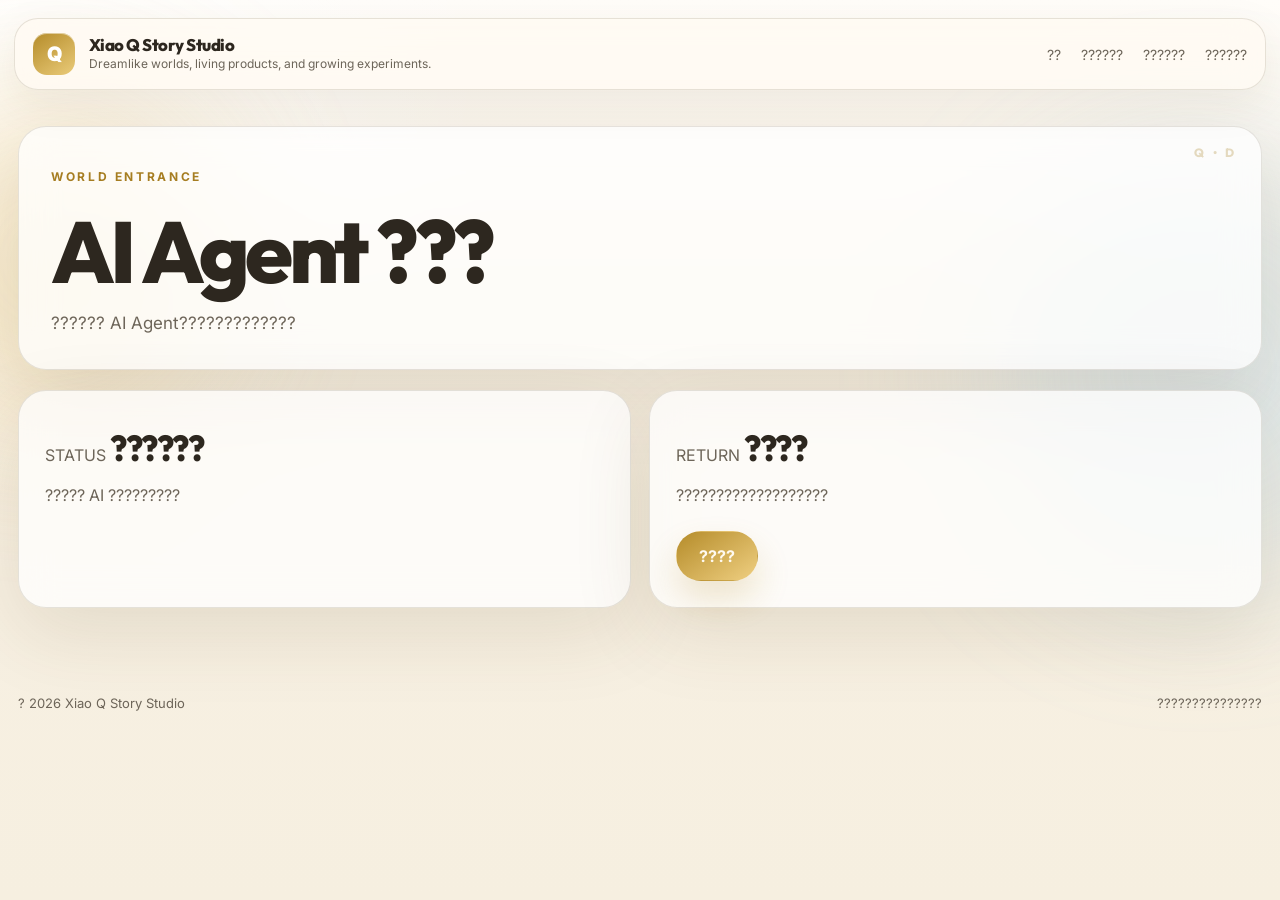
<file: agents.html>
<!doctype html>
<html lang="zh-CN">
<head>
  <meta charset="utf-8" />
  <meta name="viewport" content="width=device-width, initial-scale=1" />
  <title>AI Agent ??? - Xiao Q Story Studio</title>
  <link rel="preconnect" href="https://fonts.googleapis.com" />
  <link rel="preconnect" href="https://fonts.gstatic.com" crossorigin />
  <link href="https://fonts.googleapis.com/css2?family=Inter:wght@400;500;600;700;800;900&family=Outfit:wght@500;600;700;800&display=swap" rel="stylesheet" />
  <link rel="stylesheet" href="./styles.css" />
</head>
<body class="xq-site info-page">
  <header class="site-header">
    <a class="site-brand" href="./index.html">
      <span class="site-brand__mark">Q</span>
      <span>
        <strong>Xiao Q Story Studio</strong>
        <em>Dreamlike worlds, living products, and growing experiments.</em>
      </span>
    </a>
    <nav class="site-nav">
      <a href="./index.html">??</a>
      <a href="./download.html">??????</a>
      <a href="./docs.html">??????</a>
      <a href="./privacy.html">??????</a>
    </nav>
  </header>
  <main class="info-shell">
    <section class="info-hero info-hero--privacy">
      <div class="info-hero__content">
        <p class="story-section__eyebrow">WORLD ENTRANCE</p>
        <h1 data-pretext="intense">AI Agent ???</h1>
        <p>?????? AI Agent?????????????</p>
      </div>
    </section>
    <section class="info-grid info-grid--two">
      <article class="info-card">
        <div class="info-card__head">
          <span class="info-card__eyebrow">STATUS</span>
          <h2 data-pretext>??????</h2>
        </div>
        <p>????? AI ?????????</p>
      </article>
      <article class="info-card">
        <div class="info-card__head">
          <span class="info-card__eyebrow">RETURN</span>
          <h2 data-pretext>????</h2>
        </div>
        <p>???????????????????</p>
        <div class="info-card__actions">
          <a class="story-button story-button--primary" href="./index.html">????</a>
        </div>
      </article>
    </section>
  </main>
  <footer class="site-footer">
    <p>? <span id="year"></span> Xiao Q Story Studio</p>
    <p>???????????????</p>
  </footer>
  <script src="./app.js"></script>
</body>
</html>
</file>
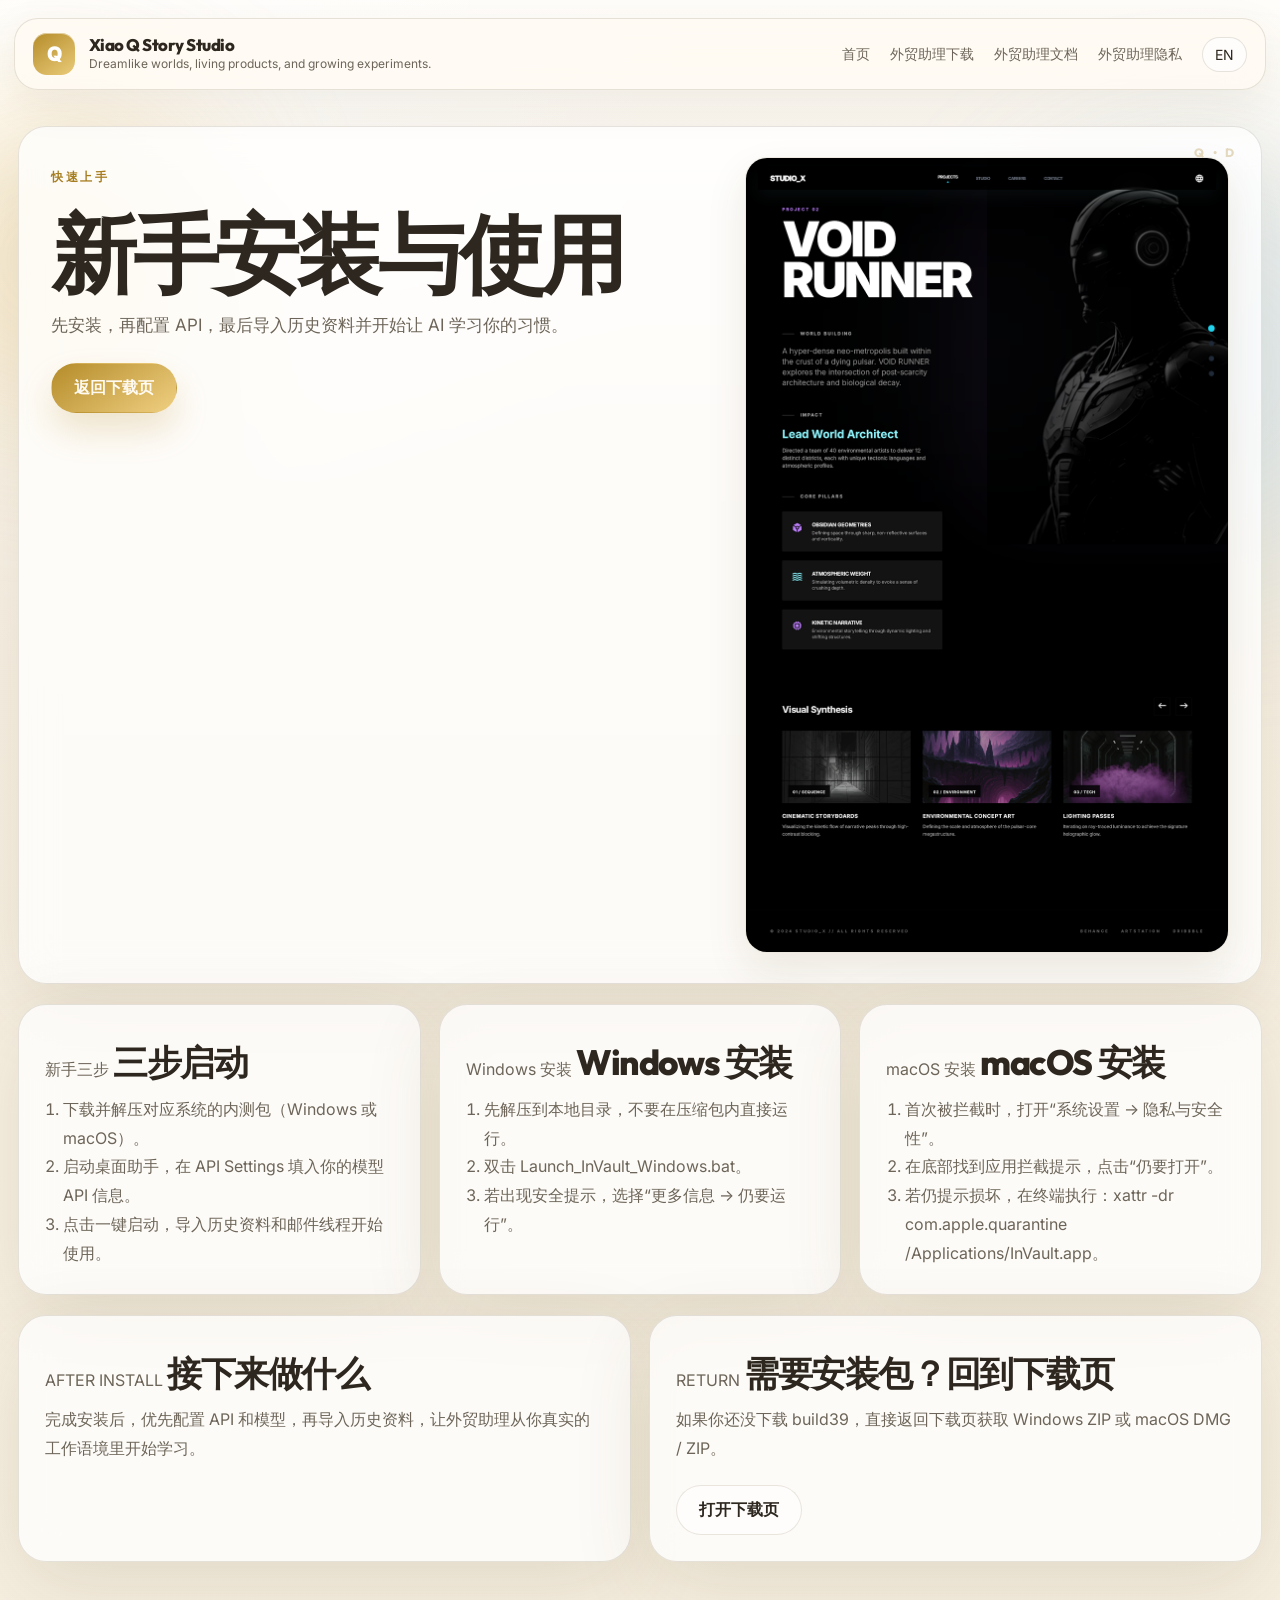
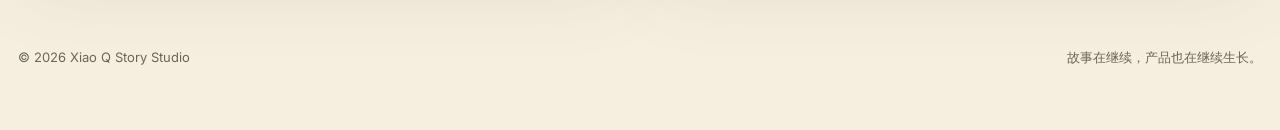
<file: docs.html>
﻿<!doctype html>
<html lang="zh-CN">
<head>
  <meta charset="utf-8" />
  <meta name="viewport" content="width=device-width, initial-scale=1" />
  <title>文档 - Xiao Q Story Studio</title>
  <meta name="description" content="外贸助理 Trade Assistant 新手安装与使用文档。" />
  <link rel="preconnect" href="https://fonts.googleapis.com" />
  <link rel="preconnect" href="https://fonts.gstatic.com" crossorigin />
  <link href="https://fonts.googleapis.com/css2?family=Inter:wght@400;500;600;700;800;900&family=Outfit:wght@500;600;700;800&display=swap" rel="stylesheet" />
  <link rel="stylesheet" href="./styles.css" />
</head>
<body data-page="docs" class="xq-site info-page">
  <header class="site-header">
    <a class="site-brand" href="./index.html">
      <span class="site-brand__mark">Q</span>
      <span>
        <strong data-i18n="brand_name">Xiao Q Story Studio</strong>
        <em data-i18n="brand_tagline">Dreamlike worlds, living products, and growing experiments.</em>
      </span>
    </a>
    <nav class="site-nav">
      <a href="./index.html" data-i18n="nav_home">首页</a>
      <a href="./download.html" data-i18n="nav_download">外贸助理下载</a>
      <a href="./docs.html" data-i18n="nav_docs">外贸助理文档</a>
      <a href="./privacy.html" data-i18n="nav_privacy">外贸助理隐私</a>
      <button id="lang-toggle" class="lang-toggle" type="button">EN</button>
    </nav>
  </header>

  <main class="info-shell">
    <section class="info-hero info-hero--docs">
      <div class="info-hero__content">
        <p class="story-section__eyebrow" data-i18n="docs_kicker">快速上手</p>
        <h1 data-pretext="intense" data-i18n="docs_title">新手安装与使用</h1>
        <p data-i18n="docs_intro">先安装，再配置 API，最后导入历史资料并开始让 AI 学习你的习惯。</p>
        <div class="info-hero__actions">
          <a class="story-button story-button--primary" href="./download.html" data-i18n="docs_cta_primary" data-magnetic>返回下载页</a>
        </div>
      </div>
      <div class="info-hero__aside">
        <img src="./assets/screen.png" alt="外贸助理界面预览" />
      </div>
    </section>

    <section class="info-grid info-grid--three">
      <article class="info-card">
        <div class="info-card__head">
          <span class="info-card__eyebrow" data-i18n="docs_quickstart_title">新手三步</span>
          <h2 data-pretext data-i18n="docs_quickstart_heading">三步启动</h2>
        </div>
        <ol class="info-list info-list--ordered">
          <li data-i18n="docs_quickstart_1">下载并解压对应系统的内测包（Windows 或 macOS）。</li>
          <li data-i18n="docs_quickstart_2">启动桌面助手，在 API Settings 填入你的模型 API 信息。</li>
          <li data-i18n="docs_quickstart_3">点击一键启动，导入历史资料和邮件线程开始使用。</li>
        </ol>
      </article>
      <article class="info-card">
        <div class="info-card__head">
          <span class="info-card__eyebrow" data-i18n="docs_windows_title">Windows 安装</span>
          <h2 data-pretext data-i18n="docs_windows_heading">Windows 安装</h2>
        </div>
        <ol class="info-list info-list--ordered">
          <li data-i18n="docs_windows_1">先解压到本地目录，不要在压缩包内直接运行。</li>
          <li data-i18n="docs_windows_2">双击 Launch_InVault_Windows.bat。</li>
          <li data-i18n="docs_windows_3">若出现安全提示，选择“更多信息 -> 仍要运行”。</li>
        </ol>
      </article>
      <article class="info-card">
        <div class="info-card__head">
          <span class="info-card__eyebrow" data-i18n="docs_mac_title">macOS 安装</span>
          <h2 data-pretext data-i18n="docs_mac_heading">macOS 安装</h2>
        </div>
        <ol class="info-list info-list--ordered">
          <li data-i18n="docs_mac_1">首次被拦截时，打开“系统设置 -> 隐私与安全性”。</li>
          <li data-i18n="docs_mac_2">在底部找到应用拦截提示，点击“仍要打开”。</li>
          <li data-i18n="docs_mac_3">若仍提示损坏，在终端执行：xattr -dr com.apple.quarantine /Applications/InVault.app。</li>
        </ol>
      </article>
    </section>

    <section class="info-grid info-grid--two">
      <article class="info-card">
        <div class="info-card__head">
          <span class="info-card__eyebrow" data-i18n="docs_followup_kicker">AFTER INSTALL</span>
          <h2 data-pretext data-i18n="docs_followup_title">接下来做什么</h2>
        </div>
        <p data-i18n="docs_followup_desc">完成安装后，优先配置 API 和模型，再导入历史资料，让外贸助理从你真实的工作语境里开始学习。</p>
      </article>
      <article class="info-card">
        <div class="info-card__head">
          <span class="info-card__eyebrow" data-i18n="docs_return_kicker">RETURN</span>
          <h2 data-pretext data-i18n="docs_return_title">需要安装包？回到下载页</h2>
        </div>
        <p data-i18n="docs_return_desc">如果你还没下载 build39，直接返回下载页获取 Windows ZIP 或 macOS DMG / ZIP。</p>
        <div class="info-card__actions">
          <a class="story-button story-button--secondary" href="./download.html" data-i18n="docs_return_cta" data-magnetic>打开下载页</a>
        </div>
      </article>
    </section>
  </main>

  <footer class="site-footer">
    <p>© <span id="year"></span> Xiao Q Story Studio</p>
    <p data-i18n="footer_note">故事在继续，产品也在继续生长。</p>
  </footer>

  <script src="./app.js"></script>
</body>
</html>
</file>
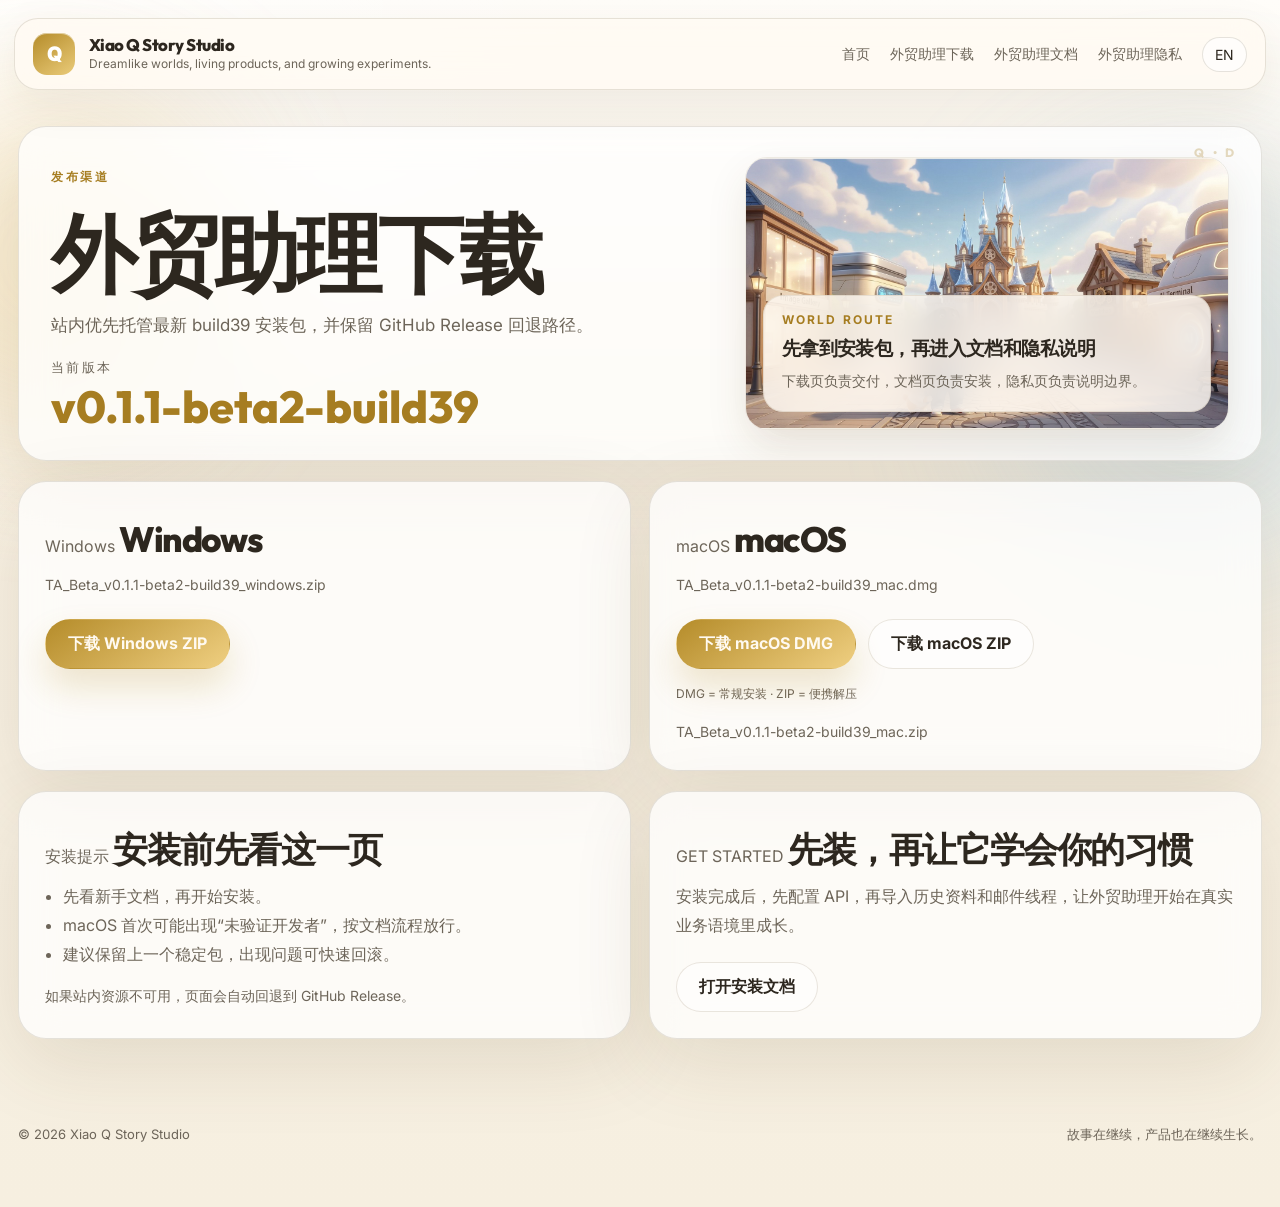
<file: download.html>
﻿<!doctype html>
<html lang="zh-CN">
<head>
  <meta charset="utf-8" />
  <meta name="viewport" content="width=device-width, initial-scale=1" />
  <title>下载 - Xiao Q Story Studio</title>
  <meta name="description" content="下载外贸助理 Trade Assistant 的最新 Windows 与 macOS build39 版本。" />
  <link rel="preconnect" href="https://fonts.googleapis.com" />
  <link rel="preconnect" href="https://fonts.gstatic.com" crossorigin />
  <link href="https://fonts.googleapis.com/css2?family=Inter:wght@400;500;600;700;800;900&family=Outfit:wght@500;600;700;800&display=swap" rel="stylesheet" />
  <link rel="stylesheet" href="./styles.css" />
</head>
<body data-page="download" class="xq-site info-page">
  <header class="site-header">
    <a class="site-brand" href="./index.html">
      <span class="site-brand__mark">Q</span>
      <span>
        <strong data-i18n="brand_name">Xiao Q Story Studio</strong>
        <em data-i18n="brand_tagline">Dreamlike worlds, living products, and growing experiments.</em>
      </span>
    </a>
    <nav class="site-nav">
      <a href="./index.html" data-i18n="nav_home">首页</a>
      <a href="./download.html" data-i18n="nav_download">外贸助理下载</a>
      <a href="./docs.html" data-i18n="nav_docs">外贸助理文档</a>
      <a href="./privacy.html" data-i18n="nav_privacy">外贸助理隐私</a>
      <button id="lang-toggle" class="lang-toggle" type="button">EN</button>
    </nav>
  </header>

  <main class="info-shell">
    <section class="info-hero">
      <div class="info-hero__content">
        <p class="story-section__eyebrow" data-i18n="download_kicker">发布渠道</p>
        <h1 data-pretext="intense" data-i18n="download_title">外贸助理下载</h1>
        <p data-i18n="download_subtitle">站内优先托管最新 build39 安装包，并保留 GitHub Release 回退路径。</p>
        <div class="info-hero__meta">
          <span data-i18n="release_label">当前版本</span>
          <strong id="version-tag">loading...</strong>
        </div>
      </div>
      <div class="info-hero__aside info-hero__aside--feature">
        <img src="./assets/xiaoq-hero-desktop.jpg" alt="小Q故事宇宙主视觉" />
        <div class="info-hero__aside-note">
          <span data-i18n="download_aside_kicker">WORLD ROUTE</span>
          <strong data-i18n="download_aside_title">先拿到安装包，再进入文档和隐私说明</strong>
          <p data-i18n="download_aside_desc">下载页负责交付，文档页负责安装，隐私页负责说明边界。</p>
        </div>
      </div>
    </section>

    <section class="download-grid">
      <article class="info-card info-card--download">
        <div class="info-card__head">
          <span class="info-card__eyebrow">Windows</span>
          <h2 data-pretext data-i18n="download_card_win_title">Windows</h2>
        </div>
        <p id="win-asset-name" class="info-card__muted">-</p>
        <div class="info-card__actions">
          <a id="win-download" class="story-button story-button--primary" href="#" aria-disabled="true" data-i18n="download_button_win" data-magnetic>下载 Windows ZIP</a>
        </div>
      </article>

      <article class="info-card info-card--download">
        <div class="info-card__head">
          <span class="info-card__eyebrow">macOS</span>
          <h2 data-pretext data-i18n="download_card_mac_title">macOS</h2>
        </div>
        <p id="mac-dmg-asset-name" class="info-card__muted">-</p>
        <div class="info-card__actions info-card__actions--stacked">
          <a id="mac-download-dmg" class="story-button story-button--primary" href="#" aria-disabled="true" data-i18n="download_button_mac_dmg" data-magnetic>下载 macOS DMG</a>
          <a id="mac-download-zip" class="story-button story-button--secondary" href="#" aria-disabled="true" data-i18n="download_button_mac_zip" data-magnetic>下载 macOS ZIP</a>
        </div>
        <p class="info-card__hint" data-i18n="download_mac_hint">DMG = 常规安装 · ZIP = 便携解压</p>
        <p id="mac-zip-asset-name" class="info-card__caption">-</p>
      </article>
    </section>

    <section class="info-grid info-grid--two">
      <article class="info-card">
        <div class="info-card__head">
          <span class="info-card__eyebrow" data-i18n="download_notice_title">安装提示</span>
          <h2 data-pretext data-i18n="download_notice_heading">安装前先看这一页</h2>
        </div>
        <ul class="info-list">
          <li data-i18n="download_notice_1">先看新手文档，再开始安装。</li>
          <li data-i18n="download_notice_2">macOS 首次可能出现“未验证开发者”，按文档流程放行。</li>
          <li data-i18n="download_notice_3">建议保留上一个稳定包，出现问题可快速回滚。</li>
        </ul>
        <p class="info-card__caption" data-i18n="download_fallback_note">如果站内资源不可用，页面会自动回退到 GitHub Release。</p>
      </article>

      <article class="info-card">
        <div class="info-card__head">
          <span class="info-card__eyebrow" data-i18n="download_route_kicker">GET STARTED</span>
          <h2 data-pretext data-i18n="download_route_title">先装，再让它学会你的习惯</h2>
        </div>
        <p data-i18n="download_route_desc">安装完成后，先配置 API，再导入历史资料和邮件线程，让外贸助理开始在真实业务语境里成长。</p>
        <div class="info-card__actions">
          <a class="story-button story-button--secondary" href="./docs.html" data-i18n="download_route_cta" data-magnetic>打开安装文档</a>
        </div>
      </article>
    </section>
  </main>

  <footer class="site-footer">
    <p>© <span id="year"></span> Xiao Q Story Studio</p>
    <p data-i18n="footer_note">故事在继续，产品也在继续生长。</p>
  </footer>

  <script src="./app.js"></script>
</body>
</html>
</file>
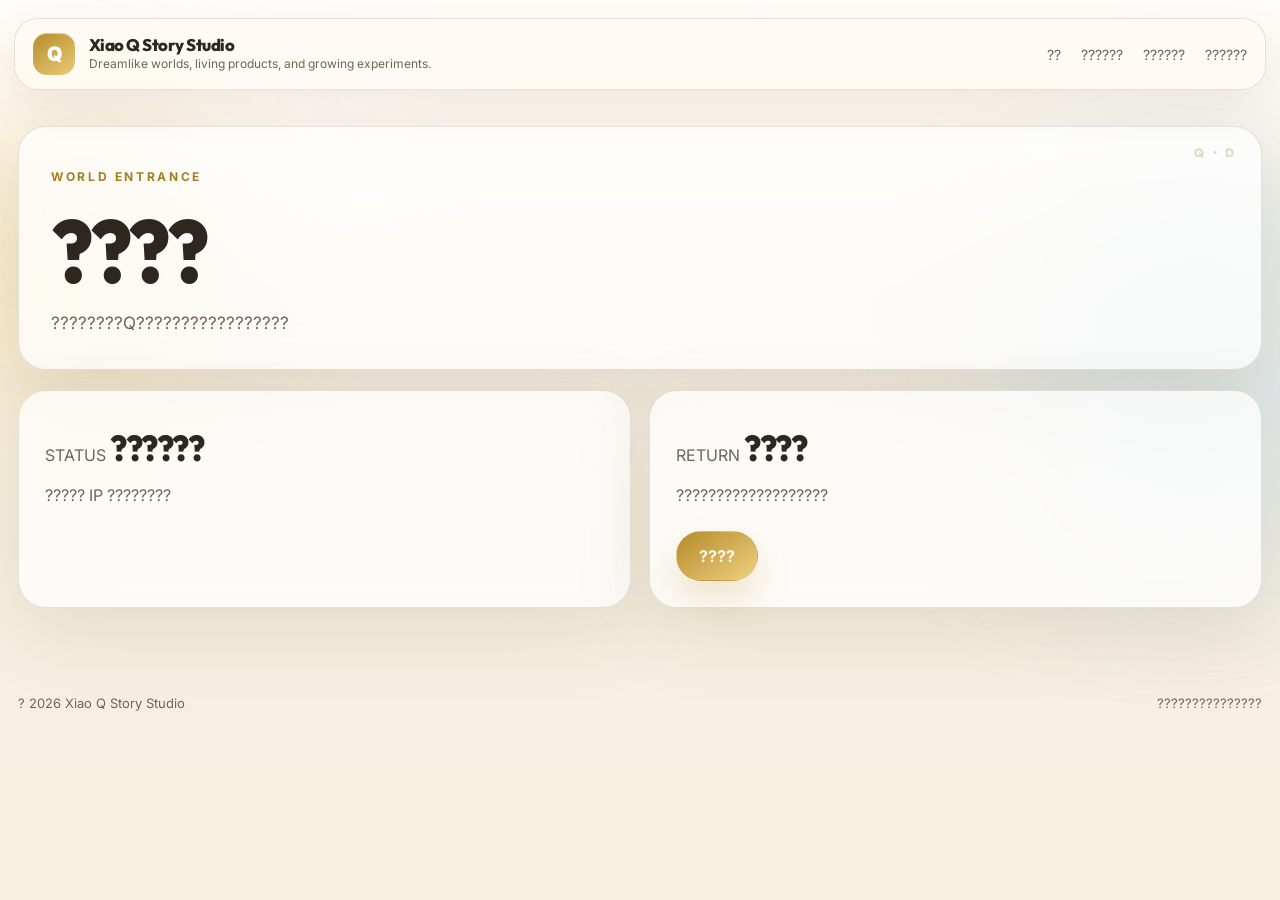
<file: gallery.html>
<!doctype html>
<html lang="zh-CN">
<head>
  <meta charset="utf-8" />
  <meta name="viewport" content="width=device-width, initial-scale=1" />
  <title>???? - Xiao Q Story Studio</title>
  <link rel="preconnect" href="https://fonts.googleapis.com" />
  <link rel="preconnect" href="https://fonts.gstatic.com" crossorigin />
  <link href="https://fonts.googleapis.com/css2?family=Inter:wght@400;500;600;700;800;900&family=Outfit:wght@500;600;700;800&display=swap" rel="stylesheet" />
  <link rel="stylesheet" href="./styles.css" />
</head>
<body class="xq-site info-page">
  <header class="site-header">
    <a class="site-brand" href="./index.html">
      <span class="site-brand__mark">Q</span>
      <span>
        <strong>Xiao Q Story Studio</strong>
        <em>Dreamlike worlds, living products, and growing experiments.</em>
      </span>
    </a>
    <nav class="site-nav">
      <a href="./index.html">??</a>
      <a href="./download.html">??????</a>
      <a href="./docs.html">??????</a>
      <a href="./privacy.html">??????</a>
    </nav>
  </header>
  <main class="info-shell">
    <section class="info-hero info-hero--privacy">
      <div class="info-hero__content">
        <p class="story-section__eyebrow">WORLD ENTRANCE</p>
        <h1 data-pretext="intense">????</h1>
        <p>????????Q?????????????????</p>
      </div>
    </section>
    <section class="info-grid info-grid--two">
      <article class="info-card">
        <div class="info-card__head">
          <span class="info-card__eyebrow">STATUS</span>
          <h2 data-pretext>??????</h2>
        </div>
        <p>????? IP ????????</p>
      </article>
      <article class="info-card">
        <div class="info-card__head">
          <span class="info-card__eyebrow">RETURN</span>
          <h2 data-pretext>????</h2>
        </div>
        <p>???????????????????</p>
        <div class="info-card__actions">
          <a class="story-button story-button--primary" href="./index.html">????</a>
        </div>
      </article>
    </section>
  </main>
  <footer class="site-footer">
    <p>? <span id="year"></span> Xiao Q Story Studio</p>
    <p>???????????????</p>
  </footer>
  <script src="./app.js"></script>
</body>
</html>
</file>
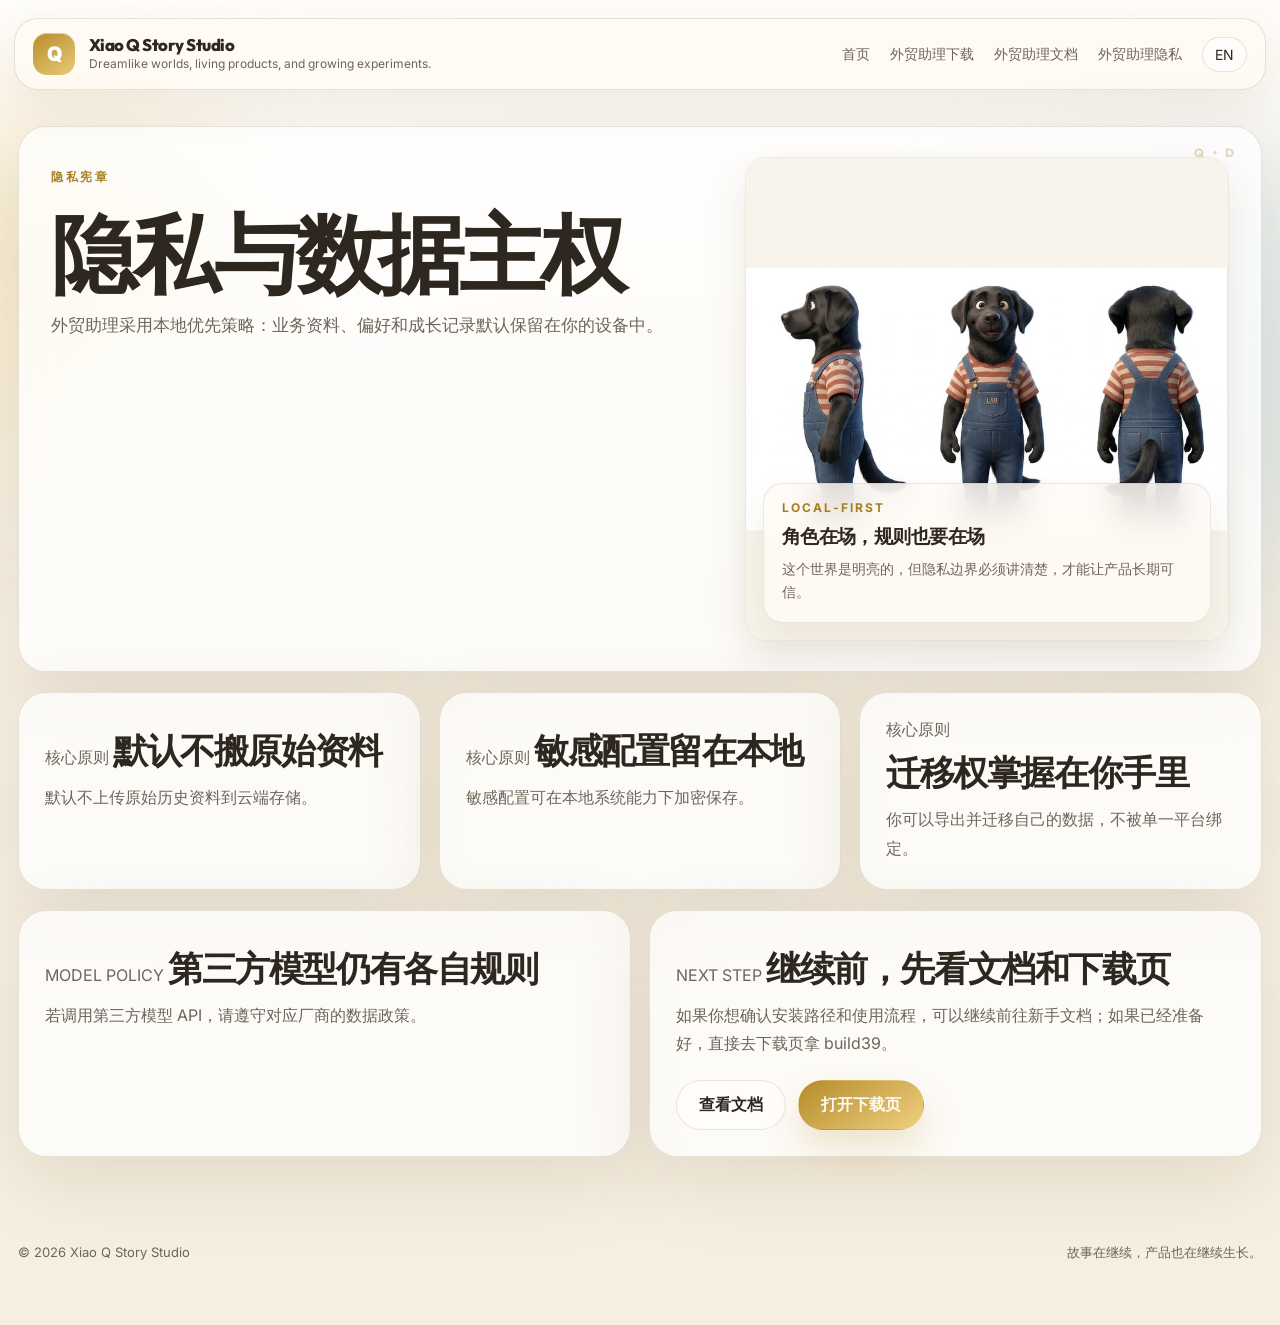
<file: privacy.html>
﻿<!doctype html>
<html lang="zh-CN">
<head>
  <meta charset="utf-8" />
  <meta name="viewport" content="width=device-width, initial-scale=1" />
  <title>隐私 - Xiao Q Story Studio</title>
  <meta name="description" content="外贸助理 Trade Assistant 的隐私与数据主权说明。" />
  <link rel="preconnect" href="https://fonts.googleapis.com" />
  <link rel="preconnect" href="https://fonts.gstatic.com" crossorigin />
  <link href="https://fonts.googleapis.com/css2?family=Inter:wght@400;500;600;700;800;900&family=Outfit:wght@500;600;700;800&display=swap" rel="stylesheet" />
  <link rel="stylesheet" href="./styles.css" />
</head>
<body data-page="privacy" class="xq-site info-page">
  <header class="site-header">
    <a class="site-brand" href="./index.html">
      <span class="site-brand__mark">Q</span>
      <span>
        <strong data-i18n="brand_name">Xiao Q Story Studio</strong>
        <em data-i18n="brand_tagline">Dreamlike worlds, living products, and growing experiments.</em>
      </span>
    </a>
    <nav class="site-nav">
      <a href="./index.html" data-i18n="nav_home">首页</a>
      <a href="./download.html" data-i18n="nav_download">外贸助理下载</a>
      <a href="./docs.html" data-i18n="nav_docs">外贸助理文档</a>
      <a href="./privacy.html" data-i18n="nav_privacy">外贸助理隐私</a>
      <button id="lang-toggle" class="lang-toggle" type="button">EN</button>
    </nav>
  </header>

  <main class="info-shell">
    <section class="info-hero">
      <div class="info-hero__content">
        <p class="story-section__eyebrow" data-i18n="privacy_kicker">隐私宪章</p>
        <h1 data-pretext="intense" data-i18n="privacy_title">隐私与数据主权</h1>
        <p data-i18n="privacy_intro">外贸助理采用本地优先策略：业务资料、偏好和成长记录默认保留在你的设备中。</p>
      </div>
      <div class="info-hero__aside info-hero__aside--feature">
        <img src="./assets/xiaoq-ref.jpg" alt="小Q角色参考" />
        <div class="info-hero__aside-note">
          <span data-i18n="privacy_aside_kicker">LOCAL-FIRST</span>
          <strong data-i18n="privacy_aside_title">角色在场，规则也要在场</strong>
          <p data-i18n="privacy_aside_desc">这个世界是明亮的，但隐私边界必须讲清楚，才能让产品长期可信。</p>
        </div>
      </div>
    </section>

    <section class="info-grid info-grid--three">
      <article class="info-card">
        <div class="info-card__head">
          <span class="info-card__eyebrow" data-i18n="privacy_principles_title">核心原则</span>
          <h2 data-pretext data-i18n="privacy_principle_1_heading">默认不搬原始资料</h2>
        </div>
        <p data-i18n="privacy_1">默认不上传原始历史资料到云端存储。</p>
      </article>
      <article class="info-card">
        <div class="info-card__head">
          <span class="info-card__eyebrow" data-i18n="privacy_principles_title">核心原则</span>
          <h2 data-pretext data-i18n="privacy_principle_2_heading">敏感配置留在本地</h2>
        </div>
        <p data-i18n="privacy_2">敏感配置可在本地系统能力下加密保存。</p>
      </article>
      <article class="info-card">
        <div class="info-card__head">
          <span class="info-card__eyebrow" data-i18n="privacy_principles_title">核心原则</span>
          <h2 data-pretext data-i18n="privacy_principle_3_heading">迁移权掌握在你手里</h2>
        </div>
        <p data-i18n="privacy_3">你可以导出并迁移自己的数据，不被单一平台绑定。</p>
      </article>
    </section>

    <section class="info-grid info-grid--two">
      <article class="info-card">
        <div class="info-card__head">
          <span class="info-card__eyebrow" data-i18n="privacy_policy_kicker">MODEL POLICY</span>
          <h2 data-pretext data-i18n="privacy_policy_title">第三方模型仍有各自规则</h2>
        </div>
        <p data-i18n="privacy_4">若调用第三方模型 API，请遵守对应厂商的数据政策。</p>
      </article>
      <article class="info-card">
        <div class="info-card__head">
          <span class="info-card__eyebrow" data-i18n="privacy_route_kicker">NEXT STEP</span>
          <h2 data-pretext data-i18n="privacy_route_title">继续前，先看文档和下载页</h2>
        </div>
        <p data-i18n="privacy_route_desc">如果你想确认安装路径和使用流程，可以继续前往新手文档；如果已经准备好，直接去下载页拿 build39。</p>
        <div class="info-card__actions">
          <a class="story-button story-button--secondary" href="./docs.html" data-i18n="privacy_route_cta_docs" data-magnetic>查看文档</a>
          <a class="story-button story-button--primary" href="./download.html" data-i18n="privacy_route_cta_download" data-magnetic>打开下载页</a>
        </div>
      </article>
    </section>
  </main>

  <footer class="site-footer">
    <p>© <span id="year"></span> Xiao Q Story Studio</p>
    <p data-i18n="footer_note">故事在继续，产品也在继续生长。</p>
  </footer>

  <script src="./app.js"></script>
</body>
</html>
</file>
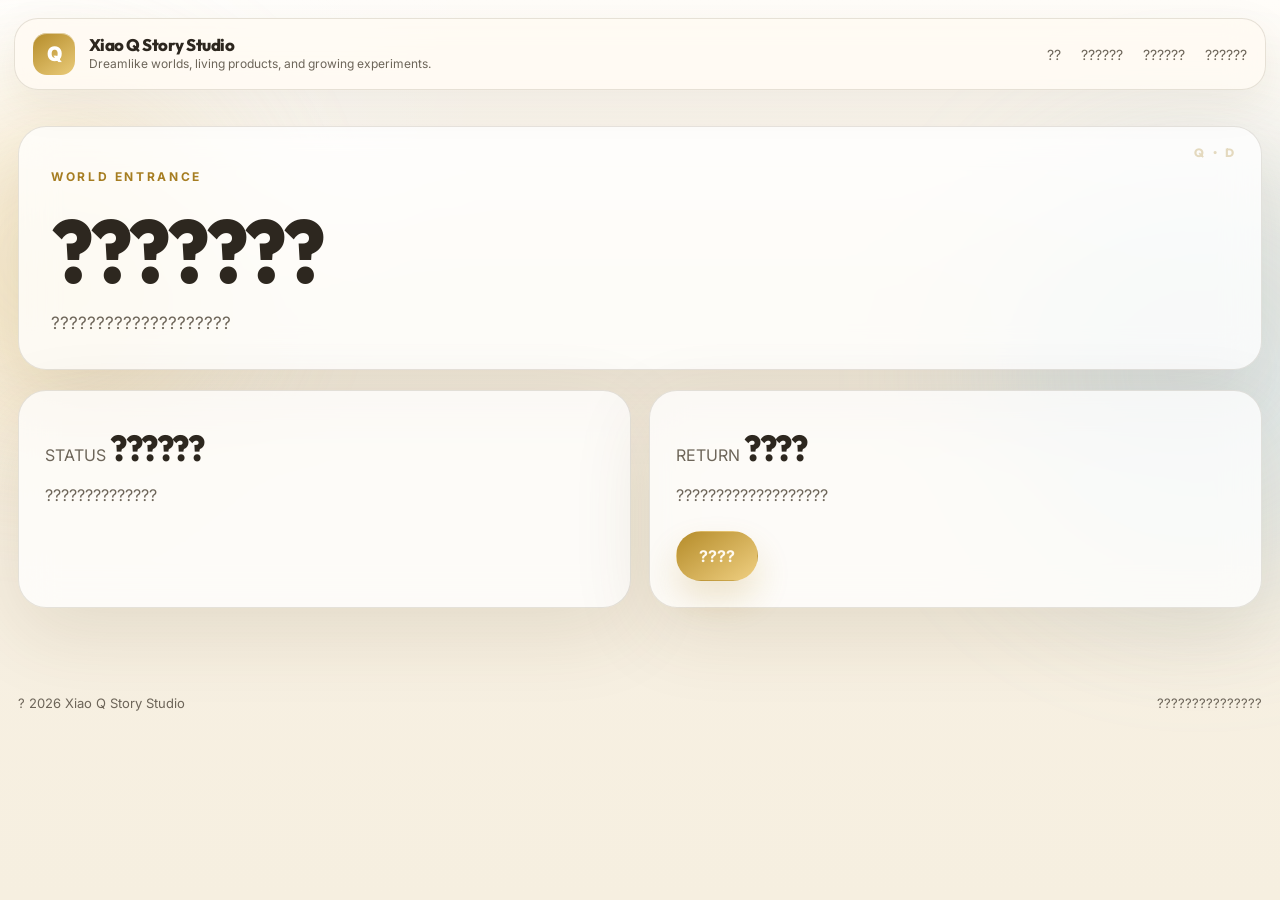
<file: workshop.html>
<!doctype html>
<html lang="zh-CN">
<head>
  <meta charset="utf-8" />
  <meta name="viewport" content="width=device-width, initial-scale=1" />
  <title>??????? - Xiao Q Story Studio</title>
  <link rel="preconnect" href="https://fonts.googleapis.com" />
  <link rel="preconnect" href="https://fonts.gstatic.com" crossorigin />
  <link href="https://fonts.googleapis.com/css2?family=Inter:wght@400;500;600;700;800;900&family=Outfit:wght@500;600;700;800&display=swap" rel="stylesheet" />
  <link rel="stylesheet" href="./styles.css" />
</head>
<body class="xq-site info-page">
  <header class="site-header">
    <a class="site-brand" href="./index.html">
      <span class="site-brand__mark">Q</span>
      <span>
        <strong>Xiao Q Story Studio</strong>
        <em>Dreamlike worlds, living products, and growing experiments.</em>
      </span>
    </a>
    <nav class="site-nav">
      <a href="./index.html">??</a>
      <a href="./download.html">??????</a>
      <a href="./docs.html">??????</a>
      <a href="./privacy.html">??????</a>
    </nav>
  </header>
  <main class="info-shell">
    <section class="info-hero info-hero--privacy">
      <div class="info-hero__content">
        <p class="story-section__eyebrow">WORLD ENTRANCE</p>
        <h1 data-pretext="intense">???????</h1>
        <p>????????????????????</p>
      </div>
    </section>
    <section class="info-grid info-grid--two">
      <article class="info-card">
        <div class="info-card__head">
          <span class="info-card__eyebrow">STATUS</span>
          <h2 data-pretext>??????</h2>
        </div>
        <p>??????????????</p>
      </article>
      <article class="info-card">
        <div class="info-card__head">
          <span class="info-card__eyebrow">RETURN</span>
          <h2 data-pretext>????</h2>
        </div>
        <p>???????????????????</p>
        <div class="info-card__actions">
          <a class="story-button story-button--primary" href="./index.html">????</a>
        </div>
      </article>
    </section>
  </main>
  <footer class="site-footer">
    <p>? <span id="year"></span> Xiao Q Story Studio</p>
    <p>???????????????</p>
  </footer>
  <script src="./app.js"></script>
</body>
</html>
</file>
<file: styles.css>
﻿:root {
  --xq-bg: #f7f0e2;
  --xq-bg-soft: #fcf8ef;
  --xq-panel: rgba(255, 255, 255, 0.74);
  --xq-panel-strong: rgba(255, 255, 255, 0.88);
  --xq-text: #2d271f;
  --xq-muted: #6d6559;
  --xq-accent: #a67d21;
  --xq-accent-soft: #e7d6ab;
  --xq-line: rgba(83, 66, 38, 0.14);
  --xq-shadow: 0 24px 80px rgba(86, 58, 18, 0.12);
  --xq-radius: 28px;
}

* {
  box-sizing: border-box;
}

html,
body {
  margin: 0;
  min-height: 100%;
  font-family: Inter, "Segoe UI", "PingFang SC", "Microsoft YaHei", sans-serif;
}

body {
  background: var(--xq-bg-soft);
  color: var(--xq-text);
}

body.xq-site {
  background:
    radial-gradient(circle at top left, rgba(255, 255, 255, 0.78), transparent 32%),
    linear-gradient(180deg, #fffdf9 0%, #f8f1e4 32%, #f6efe0 100%);
}

img {
  max-width: 100%;
  display: block;
}

a {
  color: inherit;
  text-decoration: none;
}

a.disabled {
  opacity: 0.45;
  pointer-events: none;
}

button {
  font: inherit;
}

code {
  border: 1px solid rgba(72, 72, 72, 0.18);
  background: rgba(255, 255, 255, 0.7);
  border-radius: 8px;
  padding: 2px 6px;
  font-family: "Cascadia Code", "JetBrains Mono", Consolas, monospace;
  font-size: 0.9em;
}

::selection {
  background: rgba(212, 182, 104, 0.38);
  color: #22190d;
}

.site-header {
  position: fixed;
  top: 18px;
  left: 50%;
  z-index: 50;
  width: min(1320px, calc(100vw - 28px));
  transform: translateX(-50%);
  display: flex;
  align-items: center;
  justify-content: space-between;
  gap: 18px;
  padding: 14px 18px;
  border: 1px solid var(--xq-line);
  border-radius: 24px;
  background: rgba(255, 250, 242, 0.78);
  backdrop-filter: blur(18px);
  box-shadow: 0 14px 44px rgba(87, 63, 26, 0.08);
}

.site-brand {
  display: flex;
  align-items: center;
  gap: 14px;
  min-width: 0;
}

.site-brand__mark {
  width: 42px;
  height: 42px;
  border-radius: 14px;
  display: grid;
  place-items: center;
  background: linear-gradient(145deg, #b58c2a 0%, #eacb79 100%);
  color: #ffffff;
  font-weight: 900;
  font-size: 20px;
  box-shadow: inset 0 1px 0 rgba(255,255,255,.5);
}

.site-brand strong {
  display: block;
  font: 800 1.05rem/1 Outfit, Inter, sans-serif;
  letter-spacing: -0.03em;
}

.site-brand em {
  display: block;
  margin-top: 3px;
  color: var(--xq-muted);
  font-style: normal;
  font-size: 12px;
}

.site-nav {
  display: flex;
  align-items: center;
  gap: 20px;
  font-size: 14px;
  color: var(--xq-muted);
}

.site-nav a {
  position: relative;
  transition: color 160ms ease;
}

.site-nav a:hover {
  color: var(--xq-text);
}

.lang-toggle {
  border: 1px solid var(--xq-line);
  background: rgba(255,255,255,0.6);
  color: var(--xq-text);
  border-radius: 999px;
  padding: 8px 12px;
  cursor: pointer;
}

.story-hero {
  position: relative;
  min-height: 100vh;
  padding: 118px 18px 22px;
  overflow: clip;
}

.story-hero__media {
  position: absolute;
  inset: 0;
  overflow: hidden;
}

.story-hero__media img,
.story-hero__host img {
  width: 100%;
  height: 100%;
  object-fit: cover;
  transform: scale(1.01);
}

.story-hero__host {
  position: absolute;
  inset: 0;
  z-index: 2;
  pointer-events: none;
  overflow: hidden;
}

.story-hero__host img {
  transform: scale(1.01);
  mask-image: radial-gradient(circle at 43% 73%, rgba(0,0,0,1) 0 10%, rgba(0,0,0,.98) 14%, rgba(0,0,0,.88) 18%, rgba(0,0,0,.52) 24%, rgba(0,0,0,.08) 31%, transparent 39%);
  -webkit-mask-image: radial-gradient(circle at 43% 73%, rgba(0,0,0,1) 0 10%, rgba(0,0,0,.98) 14%, rgba(0,0,0,.88) 18%, rgba(0,0,0,.52) 24%, rgba(0,0,0,.08) 31%, transparent 39%);
}

.story-hero__veil {
  position: absolute;
  inset: 0;
  background:
    linear-gradient(90deg, rgba(250,245,236,0.88) 0%, rgba(250,245,236,0.52) 24%, rgba(250,245,236,0.12) 50%, rgba(245,239,228,0.58) 100%),
    linear-gradient(180deg, rgba(252,248,239,0.2) 0%, rgba(247,240,226,0.04) 50%, rgba(247,240,226,0.72) 100%);
  z-index: 1;
}

.story-hero__content {
  position: relative;
  z-index: 3;
  width: min(1320px, 100%);
  margin: 0 auto;
  min-height: calc(100vh - 140px);
}

.story-copy {
  max-width: 560px;
}

.story-eyebrow,
.story-section__eyebrow {
  color: var(--xq-accent);
  text-transform: uppercase;
  letter-spacing: 0.22em;
  font-size: 12px;
  font-weight: 700;
}

.story-title {
  margin: 22px 0 0;
  max-width: 560px;
  font-family: Outfit, Inter, sans-serif;
  font-size: clamp(3.6rem, 9vw, 8.2rem);
  line-height: 0.92;
  letter-spacing: -0.07em;
}

.story-title span {
  display: block;
}

.story-lead {
  max-width: 52ch;
  margin-top: 24px;
  font-size: clamp(1rem, 1.8vw, 1.15rem);
  line-height: 1.8;
  color: #403726;
}

.story-actions {
  display: flex;
  flex-wrap: wrap;
  gap: 14px;
  margin-top: 26px;
}

.story-button {
  display: inline-flex;
  align-items: center;
  justify-content: center;
  min-height: 50px;
  padding: 0 22px;
  border-radius: 999px;
  border: 1px solid transparent;
  font-weight: 700;
  transition: transform 220ms cubic-bezier(0.22, 1, 0.36, 1), box-shadow 220ms ease, background-color 220ms ease, border-color 220ms ease;
}

.story-button--primary {
  background: linear-gradient(145deg, #b58c2a 0%, #efcf81 100%);
  color: #fffaf1;
  box-shadow: 0 18px 34px rgba(175, 129, 30, 0.2);
}

.story-button--secondary {
  background: rgba(255,255,255,0.5);
  color: var(--xq-text);
  border-color: rgba(112, 88, 46, 0.15);
}

.story-section--statement,
.notes-panel,
.plaza-gate,
.story-status {
  border: 1px solid var(--xq-line);
  background: var(--xq-panel);
  backdrop-filter: blur(18px);
  box-shadow: var(--xq-shadow);
}

.story-plaza-map {
  position: absolute;
  inset: 0;
  pointer-events: none;
}

.plaza-gate {
  position: absolute;
  pointer-events: auto;
  display: grid;
  gap: 8px;
  width: clamp(132px, 14vw, 188px);
  padding: 12px 14px 13px;
  border-radius: 18px;
  background: rgba(255, 252, 246, 0.58);
  box-shadow: 0 16px 34px rgba(86, 58, 18, 0.1);
  transition: transform 220ms cubic-bezier(0.22, 1, 0.36, 1), box-shadow 220ms ease, border-color 220ms ease, background-color 220ms ease;
}

.plaza-gate:hover {
  border-color: rgba(166, 125, 33, 0.28);
  background: rgba(255, 252, 246, 0.82);
  box-shadow: 0 20px 40px rgba(86, 58, 18, 0.15);
}

.plaza-gate--gallery {
  top: 48%;
  left: 2.8%;
}

.plaza-gate--trade {
  top: 40%;
  left: 20.4%;
}

.plaza-gate--workshop {
  top: 42%;
  right: 19.2%;
}

.plaza-gate--agent {
  top: 39%;
  right: 2.8%;
}

.plaza-gate__index {
  color: var(--xq-accent);
  font: 800 11px/1 Outfit, Inter, sans-serif;
  letter-spacing: 0.22em;
}

.plaza-gate__title {
  font: 800 1rem/1.18 Outfit, Inter, sans-serif;
  letter-spacing: -0.03em;
}

.plaza-gate__desc {
  color: var(--xq-muted);
  font-size: 12px;
  line-height: 1.48;
}

.story-status {
  position: absolute;
  left: 50%;
  bottom: 8px;
  transform: translateX(-50%);
  width: min(1220px, calc(100% - 32px));
  border-radius: 24px;
  padding: 14px 18px;
  display: flex;
  align-items: center;
  justify-content: space-between;
  gap: 18px;
}

.story-status__release {
  display: grid;
  gap: 4px;
  min-width: 184px;
}

.story-status__release span {
  color: var(--xq-muted);
  font-size: 11px;
  letter-spacing: 0.18em;
  text-transform: uppercase;
}

.story-status__release strong {
  font: 800 clamp(1.3rem, 2.8vw, 2rem)/1 Outfit, Inter, sans-serif;
  color: var(--xq-accent);
}

.story-status p {
  margin: 0;
  max-width: 58ch;
  color: var(--xq-muted);
  line-height: 1.65;
}

.site-footer {
  width: min(1320px, calc(100vw - 36px));
  margin: 0 auto 18px;
  padding: 20px 0 32px;
  display: flex;
  justify-content: space-between;
  gap: 16px;
  color: var(--xq-muted);
  font-size: 13px;
}

.pretext-field {
  display: inline-block;
  transform-origin: left center;
  transition: transform 220ms cubic-bezier(0.22, 1, 0.36, 1), text-shadow 220ms ease, filter 220ms ease, letter-spacing 220ms ease;
  will-change: transform, text-shadow, filter;
}

.pretext-field.is-active {
  filter: drop-shadow(0 0 28px rgba(228, 189, 90, 0.18));
}

.pretext-magnetic {
  transform: translate3d(var(--mx, 0px), var(--my, 0px), 0);
  transition: transform 220ms cubic-bezier(0.22, 1, 0.36, 1), box-shadow 220ms ease, border-color 220ms ease, background-color 220ms ease;
  will-change: transform;
}

.pretext-magnetic.is-pulled {
  box-shadow: 0 22px 40px rgba(174, 128, 33, 0.18);
}

@media (max-width: 980px) {
  .site-header {
    width: calc(100vw - 20px);
    flex-direction: column;
    align-items: stretch;
    gap: 14px;
  }

  .site-nav {
    flex-wrap: wrap;
    justify-content: space-between;
    gap: 12px;
  }

  .story-hero {
    padding-top: 160px;
  }

  .story-title {
    max-width: 11ch;
  }

  .story-copy {
    max-width: 460px;
  }

  .plaza-gate {
    width: clamp(138px, 18vw, 180px);
    padding: 12px 14px;
  }

  .plaza-gate--gallery {
    top: 55%;
    left: 2%;
  }

  .plaza-gate--trade {
    top: 47%;
    left: 19%;
  }

  .plaza-gate--workshop {
    top: 49%;
    right: 19%;
  }

  .plaza-gate--agent {
    top: 45%;
    right: 2%;
  }

  .story-status {
    width: calc(100% - 24px);
    padding: 14px 16px;
    flex-direction: column;
    align-items: flex-start;
  }
}

@media (max-width: 768px) {
  .story-hero {
    min-height: 100svh;
    padding: 132px 12px 16px;
  }

  .story-hero__veil {
    background:
      linear-gradient(180deg, rgba(250,245,236,0.84) 0%, rgba(250,245,236,0.2) 28%, rgba(247,240,226,0.52) 62%, rgba(247,240,226,0.86) 100%);
  }

  .story-hero__host img {
    mask-image: radial-gradient(circle at 50% 67%, rgba(0,0,0,1) 0 12%, rgba(0,0,0,.96) 17%, rgba(0,0,0,.78) 24%, rgba(0,0,0,.34) 31%, transparent 40%);
    -webkit-mask-image: radial-gradient(circle at 50% 67%, rgba(0,0,0,1) 0 12%, rgba(0,0,0,.96) 17%, rgba(0,0,0,.78) 24%, rgba(0,0,0,.34) 31%, transparent 40%);
  }

  .story-hero__content {
    min-height: calc(100svh - 148px);
  }

  .story-copy {
    max-width: none;
  }

  .story-title {
    max-width: 7ch;
    font-size: clamp(3rem, 13vw, 4.8rem);
  }

  .story-lead {
    max-width: 30ch;
    font-size: 0.98rem;
  }

  .story-actions {
    gap: 10px;
  }

  .story-button {
    min-height: 46px;
    padding: 0 18px;
    font-size: 14px;
  }

  .story-plaza-map {
    display: none;
  }

  .story-status {
    left: 12px;
    right: 12px;
    bottom: 10px;
    width: auto;
    transform: none;
    gap: 10px;
    padding: 12px 14px;
  }

  .story-status__release {
    min-width: 0;
  }

  .story-status p {
    font-size: 14px;
  }

  .site-footer {
    width: calc(100vw - 24px);
    flex-direction: column;
  }
}

@media (prefers-reduced-motion: reduce) {
  .pretext-field,
  .pretext-magnetic,
  [data-parallax] {
    transition: none !important;
    transform: none !important;
  }
}

.info-page {
  position: relative;
}

.info-page::before,
.info-page::after {
  content: "";
  position: fixed;
  inset: auto;
  z-index: -1;
  pointer-events: none;
  border-radius: 999px;
  filter: blur(80px);
  opacity: 0.65;
}

.info-page::before {
  top: 90px;
  left: -120px;
  width: 340px;
  height: 340px;
  background: rgba(240, 209, 140, 0.55);
}

.info-page::after {
  top: 160px;
  right: -130px;
  width: 420px;
  height: 420px;
  background: rgba(175, 216, 245, 0.48);
}

.info-shell {
  width: min(1320px, calc(100vw - 36px));
  margin: 0 auto;
  padding: 126px 0 54px;
}

.info-hero,
.info-card {
  position: relative;
  border: 1px solid var(--xq-line);
  background: var(--xq-panel);
  backdrop-filter: blur(18px);
  box-shadow: var(--xq-shadow);
  border-radius: 28px;
}

.info-hero {
  display: grid;
  grid-template-columns: 1.1fr 0.8fr;
  gap: 28px;
  overflow: hidden;
  padding: 30px 32px;
}

.info-hero::before {
  content: "Q • D";
  position: absolute;
  top: 20px;
  right: 24px;
  color: rgba(166, 125, 33, 0.28);
  font: 800 12px/1 Outfit, Inter, sans-serif;
  letter-spacing: 0.26em;
}

.info-hero__content h1 {
  margin: 14px 0 0;
  max-width: 12ch;
  font: 800 clamp(2.8rem, 7vw, 5.4rem)/0.95 Outfit, Inter, sans-serif;
  letter-spacing: -0.05em;
}

.info-hero__content p:not(.story-section__eyebrow) {
  max-width: 58ch;
  margin: 16px 0 0;
  color: var(--xq-muted);
  font-size: 17px;
  line-height: 1.8;
}

.info-hero__aside {
  align-self: stretch;
  display: flex;
  align-items: center;
  justify-content: center;
}

.info-hero__aside img {
  width: 100%;
  border-radius: 22px;
  border: 1px solid rgba(112, 88, 46, 0.12);
  box-shadow: 0 18px 40px rgba(86, 58, 18, 0.1);
}

.info-hero__aside--feature {
  position: relative;
  min-height: 100%;
  align-items: stretch;
}

.info-hero__aside--feature img {
  height: 100%;
  object-fit: cover;
}

.info-hero__aside-note {
  position: absolute;
  left: 18px;
  right: 18px;
  bottom: 18px;
  padding: 16px 18px 18px;
  border: 1px solid rgba(112, 88, 46, 0.12);
  border-radius: 20px;
  background: rgba(255, 251, 244, 0.82);
  backdrop-filter: blur(16px);
  box-shadow: 0 16px 36px rgba(86, 58, 18, 0.08);
}

.info-hero__aside-note span {
  display: block;
  color: var(--xq-accent);
  font-size: 12px;
  font-weight: 700;
  letter-spacing: 0.18em;
  text-transform: uppercase;
}

.info-hero__aside-note strong {
  display: block;
  margin-top: 10px;
  font: 800 1.2rem/1.15 Outfit, Inter, sans-serif;
  letter-spacing: -0.03em;
}

.info-hero__aside-note p {
  margin: 10px 0 0;
  color: var(--xq-muted);
  font-size: 14px;
  line-height: 1.7;
}

.info-hero__actions,
.info-card__actions {
  display: flex;
  flex-wrap: wrap;
  gap: 12px;
  margin-top: 22px;
}

.info-hero__meta {
  display: inline-flex;
  flex-direction: column;
  gap: 8px;
  margin-top: 18px;
}

.info-hero__meta span,
.info-card__eyebrow,
.info-card__caption,
.info-card__hint {
  color: var(--xq-muted);
}

.info-hero__meta span {
  font-size: 13px;
  letter-spacing: 0.18em;
  text-transform: uppercase;
}

.info-hero__meta strong {
  font: 800 clamp(1.8rem, 4vw, 2.8rem)/1 Outfit, Inter, sans-serif;
  color: var(--xq-accent);
}

.download-grid,
.info-grid {
  display: grid;
  gap: 18px;
  margin-top: 20px;
}

.download-grid,
.info-grid--two {
  grid-template-columns: repeat(2, minmax(0, 1fr));
}

.info-grid--three {
  grid-template-columns: repeat(3, minmax(0, 1fr));
}

.info-card {
  padding: 26px;
}

.info-card__head h2 {
  margin: 14px 0 0;
  font: 800 clamp(1.5rem, 3vw, 2.2rem)/1.02 Outfit, Inter, sans-serif;
  letter-spacing: -0.04em;
}

.info-card p,
.info-list {
  margin: 14px 0 0;
  color: var(--xq-muted);
  line-height: 1.8;
}

.info-list {
  padding-left: 1.15em;
}

.info-list--ordered {
  list-style: decimal;
}

.info-list:not(.info-list--ordered) {
  list-style: disc;
}

.info-card__muted,
.info-card__caption {
  font-size: 14px;
}

.info-card__hint {
  margin-top: 12px;
  font-size: 12px;
}

.info-card__actions--stacked {
  align-items: flex-start;
}

@media (max-width: 980px) {
  .info-shell {
    width: calc(100vw - 24px);
    padding-top: 154px;
  }

  .info-hero,
  .download-grid,
  .info-grid--two,
  .info-grid--three {
    grid-template-columns: 1fr;
  }

  .info-hero__aside--feature img {
    max-height: 420px;
  }

  .info-hero__content h1 {
    max-width: 10ch;
  }
}

.story-hero--plaza {
  overflow: hidden;
  padding-bottom: 26px;
}

.story-hero--plaza .story-hero__media img {
  object-position: center center;
}

.story-hero--plaza .story-hero__veil {
  background:
    radial-gradient(circle at 20% 28%, rgba(255, 251, 243, 0.92) 0%, rgba(255, 251, 243, 0.56) 28%, rgba(255, 251, 243, 0.05) 54%),
    linear-gradient(180deg, rgba(250, 245, 236, 0.12) 0%, rgba(250, 245, 236, 0.02) 50%, rgba(247, 240, 226, 0.36) 100%);
}

.story-hero__cast-mask {
  position: absolute;
  left: 33%;
  bottom: 0;
  z-index: 1;
  width: min(24vw, 340px);
  height: min(33vw, 470px);
  border-radius: 50%;
  background: radial-gradient(circle at 50% 56%, rgba(255, 248, 236, 0.84) 0%, rgba(255, 248, 236, 0.62) 36%, rgba(255, 248, 236, 0.22) 62%, transparent 82%);
  backdrop-filter: blur(5px) saturate(1.04);
  pointer-events: none;
}

.story-hero__cast {
  position: absolute;
  left: 33%;
  bottom: 28px;
  z-index: 2;
  width: min(24vw, 340px);
  height: min(31vw, 440px);
  pointer-events: none;
  will-change: transform;
}

.story-hero__host,
.story-hero__sidekick {
  position: absolute;
  display: block;
  height: auto;
  filter: drop-shadow(0 24px 28px rgba(101, 66, 16, 0.18));
}

.story-hero__host {
  right: 0;
  bottom: 0;
  width: 74%;
}

.story-hero__sidekick {
  left: 0;
  bottom: 8px;
  width: 42%;
}

.story-hero--plaza .story-hero__content {
  min-height: calc(100vh - 168px);
  align-items: stretch;
}

.story-hero__copy {
  max-width: 450px;
  padding-top: 12px;
}

.story-title--compact {
  max-width: 7ch;
  margin-top: 18px;
  font-size: clamp(3.1rem, 7vw, 6rem);
}

.story-lead--compact {
  max-width: 32ch;
}

.story-hint {
  display: inline-flex;
  align-items: center;
  gap: 10px;
  width: fit-content;
  margin-top: 16px;
  padding: 10px 14px;
  border: 1px solid rgba(112, 88, 46, 0.1);
  border-radius: 999px;
  background: rgba(255, 250, 242, 0.58);
  color: var(--xq-muted);
  font-size: 13px;
  backdrop-filter: blur(16px);
}

.plaza-hotspots {
  position: absolute;
  inset: 0;
  z-index: 3;
}

.plaza-hotspot {
  position: absolute;
  display: inline-flex;
  align-items: center;
  gap: 12px;
  padding: 10px 14px 10px 10px;
  border-radius: 999px;
  border: 1px solid rgba(112, 88, 46, 0.12);
  background: rgba(255, 250, 242, 0.62);
  backdrop-filter: blur(18px);
  box-shadow: 0 16px 34px rgba(90, 61, 17, 0.1);
  color: #3b3023;
}

.plaza-hotspot__pulse {
  width: 12px;
  height: 12px;
  flex: 0 0 12px;
  border-radius: 999px;
  background: linear-gradient(145deg, #b58c2a 0%, #efcf81 100%);
  box-shadow: 0 0 0 6px rgba(239, 207, 129, 0.26);
}

.plaza-hotspot__label {
  font: 700 0.96rem/1.1 Outfit, Inter, sans-serif;
  letter-spacing: -0.03em;
  white-space: nowrap;
}

.plaza-hotspot--gallery {
  left: 7.5%;
  top: 46%;
}

.plaza-hotspot--trade {
  left: 24.5%;
  top: 47%;
}

.plaza-hotspot--workshop {
  right: 15.5%;
  top: 47.5%;
}

.plaza-hotspot--agent {
  right: 4.5%;
  top: 45%;
}

.plaza-mobile-dock {
  display: none;
}

@media (max-width: 980px) {
  .story-hero__cast-mask {
    width: min(24vw, 340px);
    height: min(33vw, 470px);
  }

  .story-hero__cast {
    width: min(24vw, 340px);
    height: min(31vw, 440px);
  }

  .plaza-hotspot {
    transform: scale(0.9);
    transform-origin: center;
  }
}

@media (max-width: 768px) {
  .story-hero--plaza {
    min-height: 100svh;
    padding: 150px 14px 20px;
  }

  .story-hero--plaza .story-hero__media img {
    object-position: center top;
  }

  .story-hero__copy {
    max-width: 100%;
    padding-top: 0;
  }

  .story-title--compact {
    max-width: 8ch;
    font-size: clamp(2.5rem, 13vw, 4rem);
  }

  .story-lead--compact {
    max-width: 24ch;
    font-size: 0.98rem;
    line-height: 1.7;
  }

  .story-hint {
    display: none;
  }

  .story-hero__cast-mask,
  .story-hero__cast {
    display: none;
  }

  .plaza-hotspots {
    display: none;
  }

  .plaza-mobile-dock {
    display: grid;
    grid-template-columns: repeat(2, minmax(0, 1fr));
    gap: 10px;
    margin-top: auto;
    padding-top: 18px;
  }

  .plaza-mobile-dock a {
    min-height: 48px;
    display: flex;
    align-items: center;
    justify-content: center;
    padding: 0 12px;
    border-radius: 18px;
    border: 1px solid rgba(112, 88, 46, 0.1);
    background: rgba(255, 250, 242, 0.68);
    box-shadow: 0 16px 26px rgba(87, 63, 26, 0.08);
    font: 700 0.9rem/1.2 Outfit, Inter, sans-serif;
    text-align: center;
  }
}

.story-hero__cast-mask {
  left: 31.2% !important;
  bottom: 4px !important;
  width: min(27vw, 390px) !important;
  height: min(36vw, 520px) !important;
  background: radial-gradient(circle at 50% 58%, rgba(255, 248, 236, 0.68) 0%, rgba(255, 248, 236, 0.52) 34%, rgba(255, 248, 236, 0.14) 62%, transparent 82%) !important;
}

.story-hero__cast {
  left: 31.5% !important;
  bottom: 30px !important;
  width: min(22vw, 300px) !important;
  height: min(29vw, 410px) !important;
}

.story-hero__host {
  width: 78% !important;
}

.story-hero__sidekick {
  width: 48% !important;
  left: -4% !important;
}

@media (max-width: 768px) {
  .story-hero__cast-mask,
  .story-hero__cast {
    display: none !important;
  }
}


.story-hero__cast-mask, .story-hero__cast, .story-hero__host, .story-hero__sidekick { display: none !important; }

.story-hero__focus {
  position: absolute;
  inset: 0;
  z-index: 2;
  pointer-events: none;
  background-image: url('./assets/plaza-desktop.png');
  background-size: cover;
  background-position: center center;
  transform: translate3d(0, 0, 0);
  will-change: transform;
  mask-image: radial-gradient(circle at 42% 78%, #000 0, #000 12%, transparent 18%);
  -webkit-mask-image: radial-gradient(circle at 42% 78%, #000 0, #000 12%, transparent 18%);
}

@media (max-width: 768px) {
  .story-hero__focus {
    display: none !important;
  }
}
</file>
